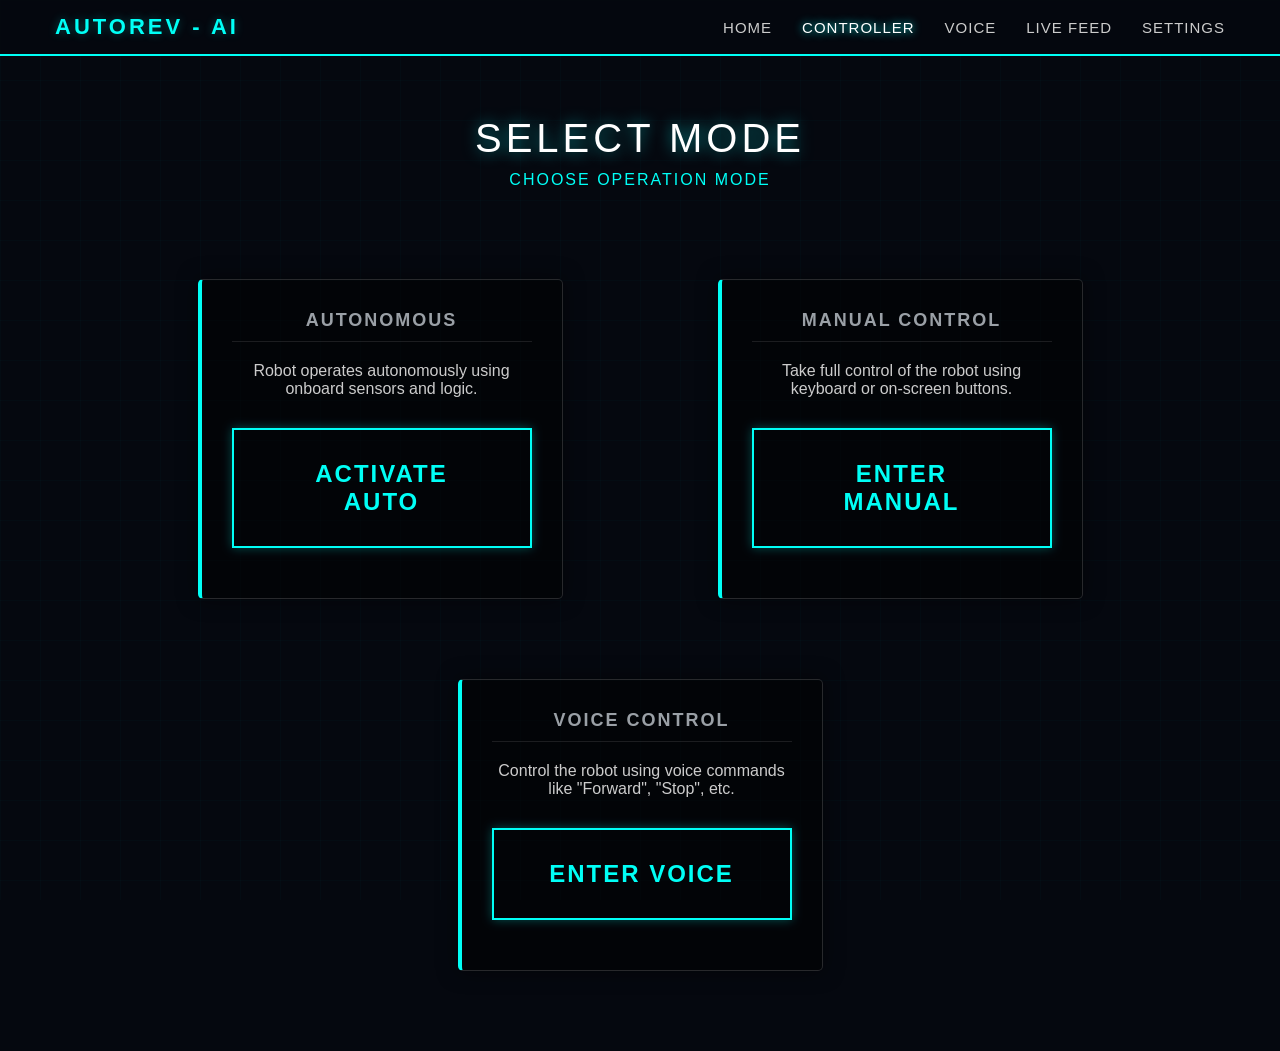
<file: Project/AutoRev-AI/index.html>
<!DOCTYPE html>
<html lang="en">
<head>
<meta charset="UTF-8">
<title>Project Swarm – Controller</title>
<link rel="stylesheet" href="style.css">
</head>

<body>

<!-- ---------------- NAV ---------------- -->
<div class="nav">
    <div class="logo">AUTOREV - AI</div>

    <div class="nav-links">
        <a href="dashboard.html">Home</a>
        <a href="index.html">Controller</a>
        <a href="voice.html">Voice</a>
        <a href="#" onclick="toggleLiveFeed(); return false;" style="color: #ccc; text-decoration: none; font-size: 15px; letter-spacing: 1px; transition: 0.3s; text-transform: uppercase; cursor: pointer;">Live Feed</a>
        <a href="settings.html">Settings</a>
    </div>
</div>

<div class="container">
    <div class="page-title">SELECT MODE</div>
    <div class="page-subtitle">CHOOSE OPERATION MODE</div>

    <div id="status-msg"></div>

    <div style="display: flex; justify-content: center; gap: 40px; flex-wrap: wrap;">
        
        <!-- AUTO MODE CARD -->
        <div class="card" style="width: 300px; text-align: center;">
            <h2>AUTONOMOUS</h2>
            <p style="color: #ccc; margin-bottom: 30px;">
                Robot operates autonomously using onboard sensors and logic.
            </p>
            <button class="btn btn-large" onclick="activateAuto()">
                ACTIVATE AUTO
            </button>
        </div>

        <!-- MANUAL MODE CARD -->
        <div class="card" style="width: 300px; text-align: center;">
            <h2>MANUAL CONTROL</h2>
            <p style="color: #ccc; margin-bottom: 30px;">
                Take full control of the robot using keyboard or on-screen buttons.
            </p>
            <button class="btn btn-large" onclick="activateManual()">
                ENTER MANUAL
            </button>
        </div>

        <!-- VOICE MODE CARD -->
        <div class="card" style="width: 300px; text-align: center;">
            <h2>VOICE CONTROL</h2>
            <p style="color: #ccc; margin-bottom: 30px;">
                Control the robot using voice commands like "Forward", "Stop", etc.
            </p>
            <button class="btn btn-large" onclick="activateVoice()">
                ENTER VOICE
            </button>
        </div>

    </div>
</div>

<script src="script.js"></script>
<script>
    function activateManual() {
        send('MODE MANUAL');
        setTimeout(() => {
            window.location.href = 'manual.html';
        }, 500);
    }

    function activateAuto() {
        send('MODE AUTO');
        setTimeout(() => {
            window.location.href = 'autonomous.html';
        }, 500);
    }

    function activateVoice() {
        send('MODE VOICE');
        setTimeout(() => {
            window.location.href = 'voice.html';
        }, 500);
    }
</script>

</body>
</html>
</file>
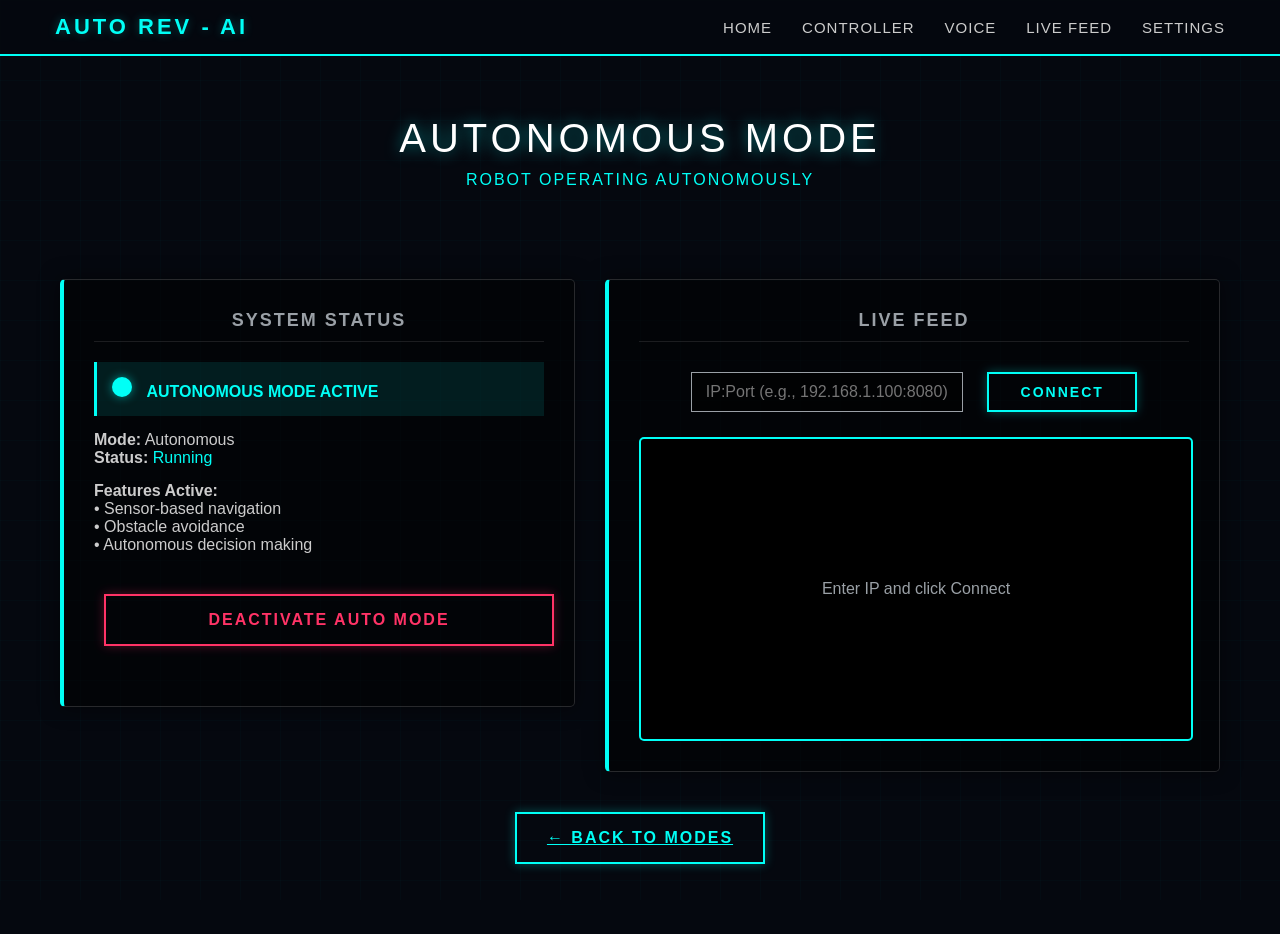
<file: Project/AutoRev-AI/autonomous.html>
<!DOCTYPE html>
<html lang="en">
<head>
<meta charset="UTF-8">
<title>Project AUTOREV - AI – Autonomous Control</title>
<link rel="stylesheet" href="style.css">
<style>
    .status-indicator {
        width: 20px;
        height: 20px;
        border-radius: 50%;
        display: inline-block;
        margin-right: 10px;
        background: #00fff6;
        box-shadow: 0 0 10px rgba(0, 255, 246, 0.5);
        animation: pulse 2s infinite;
    }
    @keyframes pulse {
        0% { box-shadow: 0 0 0 0 rgba(0, 255, 246, 0.7); }
        70% { box-shadow: 0 0 0 15px rgba(0, 255, 246, 0); }
        100% { box-shadow: 0 0 0 0 rgba(0, 255, 246, 0); }
    }
    .controls-layout {
        display: flex;
        gap: 30px;
        justify-content: center;
        align-items: flex-start;
        flex-wrap: nowrap;
    }
    @media (max-width: 1200px) {
        .controls-layout {
            flex-wrap: wrap;
        }
    }
</style>
</head>

<body>

<!-- ---------------- NAV ---------------- -->
<div class="nav">
    <div class="logo">AUTO REV - AI</div>

    <div class="nav-links">
        <a href="dashboard.html">Home</a>
        <a href="index.html">Controller</a>
        <a href="voice.html">Voice</a>
        <a href="#" onclick="toggleLiveFeed(); return false;" style="color: #ccc; text-decoration: none; font-size: 15px; letter-spacing: 1px; transition: 0.3s; text-transform: uppercase; cursor: pointer;">Live Feed</a>
        <a href="settings.html">Settings</a>
    </div>
</div>

<div class="container">
    <div class="page-title">AUTONOMOUS MODE</div>
    <div class="page-subtitle">ROBOT OPERATING AUTONOMOUSLY</div>

    <div id="status-msg"></div>

    <div class="controls-layout">
        <!-- Autonomous Status on Left -->
        <div class="card" style="width: 450px; flex: 0 0 auto; min-width: 400px;">
            <h2>SYSTEM STATUS</h2>
            
            <div style="text-align: left; margin: 20px 0; color: #ccc;">
                <div style="margin-bottom: 15px; padding: 15px; background: rgba(0, 255, 246, 0.1); border-left: 3px solid var(--neon);">
                    <span class="status-indicator"></span>
                    <strong style="color: var(--neon);">AUTONOMOUS MODE ACTIVE</strong>
                </div>
                
                <div style="margin-bottom: 15px;">
                    <strong>Mode:</strong> Autonomous<br>
                    <strong>Status:</strong> <span style="color: var(--neon);">Running</span>
                </div>

                <div style="margin-bottom: 15px;">
                    <strong>Features Active:</strong><br>
                    • Sensor-based navigation<br>
                    • Obstacle avoidance<br>
                    • Autonomous decision making
                </div>

                <div style="margin-top: 30px;">
                    <button class="btn btn-danger" onclick="deactivateAuto()" style="width: 100%;">
                        DEACTIVATE AUTO MODE
                    </button>
                </div>
            </div>
        </div>

        <!-- Live Feed on Right -->
        <div class="card" style="width: 550px; flex: 0 0 auto; min-width: 500px;">
            <h2>LIVE FEED</h2>
            <div style="margin-bottom: 15px;">
                <input type="text" id="cameraIP" placeholder="IP:Port (e.g., 192.168.1.100:8080)" 
                       style="width: 250px; margin-right: 10px;">
                <button class="btn" onclick="connectCamera()" style="padding: 10px 20px; font-size: 14px;">Connect</button>
            </div>
            <div id="liveFeedContainer" style="width: 100%; background: #000; border: 2px solid var(--neon); border-radius: 5px; overflow: hidden; min-height: 300px; display: flex; align-items: center; justify-content: center;">
                <div id="feedStatus" style="color: var(--gray);">Enter IP and click Connect</div>
                <img id="liveFeed" style="display: none; width: 100%; height: auto; max-height: 500px;" alt="Live Feed">
            </div>
        </div>
    </div>

    <a href="index.html" class="btn" style="display: inline-block; margin-top: 20px;">&larr; BACK TO MODES</a>
</div>

<script src="script.js"></script>
<script>
    let liveFeedInterval = null;
    let currentFeedURL = null;

    // Load saved IP and auto-connect on page load
    document.addEventListener('DOMContentLoaded', () => {
        const savedIP = localStorage.getItem('webcamIP');
        if (savedIP) {
            document.getElementById('cameraIP').value = savedIP;
            // Auto-connect after a short delay
            setTimeout(() => {
                connectCamera();
            }, 500);
        }
    });

    function deactivateAuto() {
        if (confirm('Are you sure you want to deactivate Autonomous Mode?')) {
            send('MODE MANUAL');
            setTimeout(() => {
                window.location.href = 'index.html';
            }, 500);
        }
    }

    // Connect to IP Webcam
    function connectCamera() {
        const ipInput = document.getElementById('cameraIP').value.trim();
        if (!ipInput) {
            alert('Please enter IP:Port (e.g., 192.168.1.100:8080)');
            return;
        }

        // Save IP to localStorage
        localStorage.setItem('webcamIP', ipInput);

        // Stop existing feed if any
        if (liveFeedInterval) {
            clearInterval(liveFeedInterval);
            liveFeedInterval = null;
        }

        const feedImg = document.getElementById('liveFeed');
        const feedStatus = document.getElementById('feedStatus');

        // Construct IP Webcam video URL
        const videoURL = `http://${ipInput}/video`;
        currentFeedURL = videoURL;

        feedStatus.innerText = 'Connecting...';
        feedStatus.style.color = '#00fff6';
        feedStatus.style.display = 'block';
        feedImg.style.display = 'none';

        // Set up error handler before setting src
        feedImg.onerror = function() {
            feedImg.style.display = 'none';
            feedStatus.style.display = 'block';
            feedStatus.innerText = 'Connection Failed. Check IP and ensure IP Webcam is running.';
            feedStatus.style.color = '#ff3366';
            if (liveFeedInterval) {
                clearInterval(liveFeedInterval);
                liveFeedInterval = null;
            }
        };

        feedImg.onload = function() {
            feedStatus.style.display = 'none';
            feedImg.style.display = 'block';
        };

        // Try to load the feed
        feedImg.src = videoURL;

        // For MJPEG streams, add a periodic check to ensure connection is alive
        liveFeedInterval = setInterval(() => {
            if (feedImg.complete && feedImg.naturalHeight !== 0) {
                // Feed is working - no action needed
            } else {
                // Connection might be lost, try to reconnect
                const timestamp = new Date().getTime();
                feedImg.src = `${videoURL}?t=${timestamp}`;
            }
        }, 10000); // Check every 10 seconds
    }

    // Cleanup on page unload
    window.addEventListener('beforeunload', () => {
        if (liveFeedInterval) {
            clearInterval(liveFeedInterval);
        }
    });
</script>

</body>
</html>
</file>
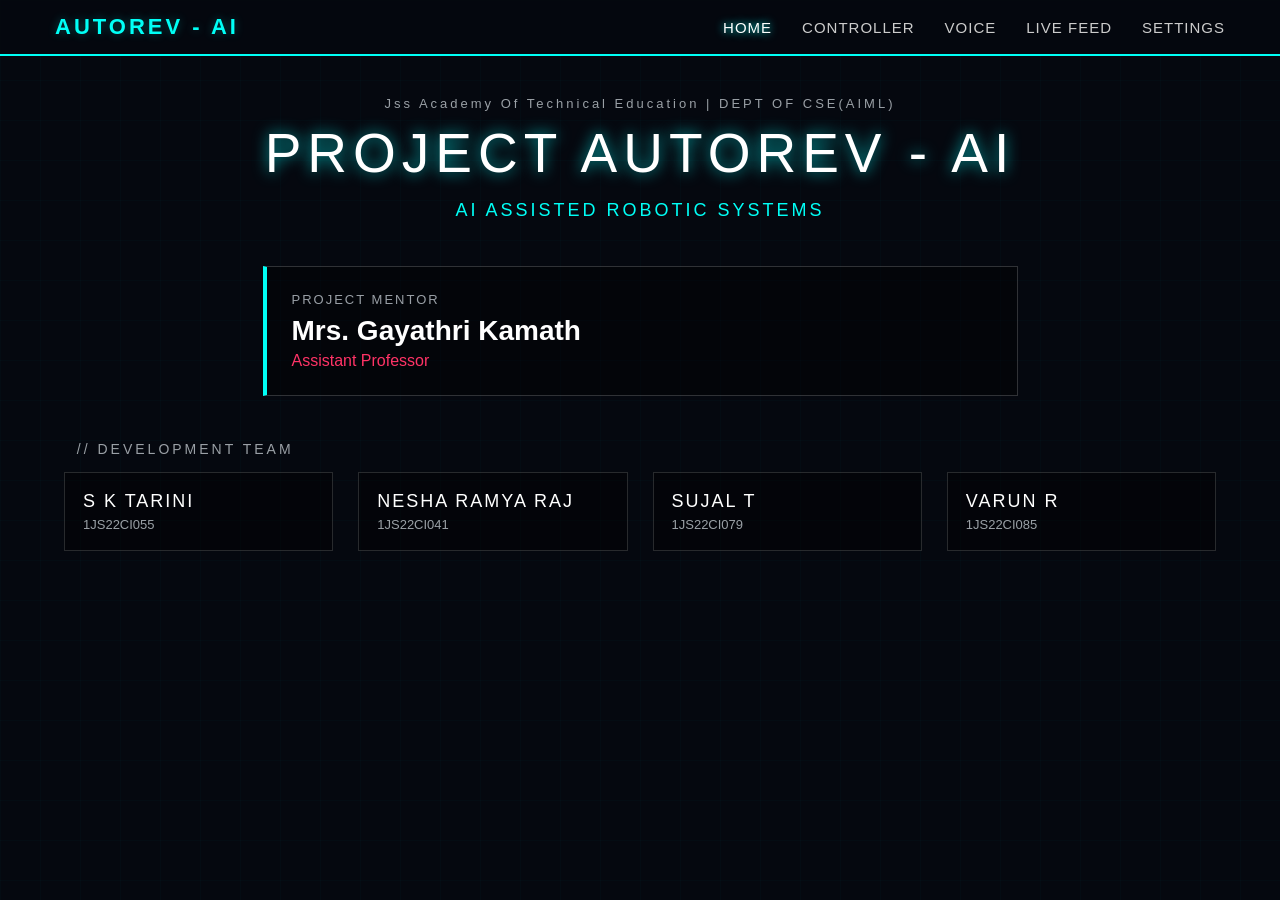
<file: Project/AutoRev-AI/dashboard.html>
<!DOCTYPE html>
<html lang="en">
<head>
<meta charset="UTF-8">
<title>Project AUTOREV - AI – Landing Page</title>
<link rel="stylesheet" href="style.css">
</head>

<body>

<!-- ---------------- NAV ---------------- -->
<div class="nav">
    <div class="logo">AUTOREV - AI</div>

    <div class="nav-links">
        <a href="dashboard.html">Home</a>
        <a href="index.html">Controller</a>
        <a href="voice.html">Voice</a>
        <a href="#" onclick="toggleLiveFeed(); return false;" style="color: #ccc; text-decoration: none; font-size: 15px; letter-spacing: 1px; transition: 0.3s; text-transform: uppercase; cursor: pointer;">Live Feed</a>
        <a href="settings.html">Settings</a>
    </div>
</div>

<!-- ---------------- HEADER ---------------- -->
<div class="header">
    <div class="tag">Jss Academy Of Technical Education | DEPT OF CSE(AIML)</div>

    <div class="title">PROJECT AUTOREV - AI </div>

    <div class="subtitle">
        AI ASSISTED ROBOTIC SYSTEMS
    </div>
</div>


<!-- ---------------- MENTOR ---------------- -->
<div class="mentor-box">
    <div class="m-title">PROJECT MENTOR</div>
    <div class="m-name">Mrs. Gayathri Kamath</div>
    <div class="m-role">Assistant Professor</div>
</div>


<!-- ---------------- TEAM ---------------- -->
<div class="section-title">// DEVELOPMENT TEAM</div>

<div class="team">

    <div class="member">
        <div class="name">S K TARINI</div>
        <div class="id">1JS22CI055</div>
    </div>

    <div class="member">
        <div class="name">NESHA RAMYA RAJ</div>
        <div class="id">1JS22CI041</div>
    </div>

    <div class="member">
        <div class="name">SUJAL T</div>
        <div class="id">1JS22CI079</div>
    </div>

    <div class="member">
        <div class="name">VARUN R</div>
        <div class="id">1JS22CI085</div>
    </div>

</div>

<script src="script.js"></script>
</body>
</html>
</file>
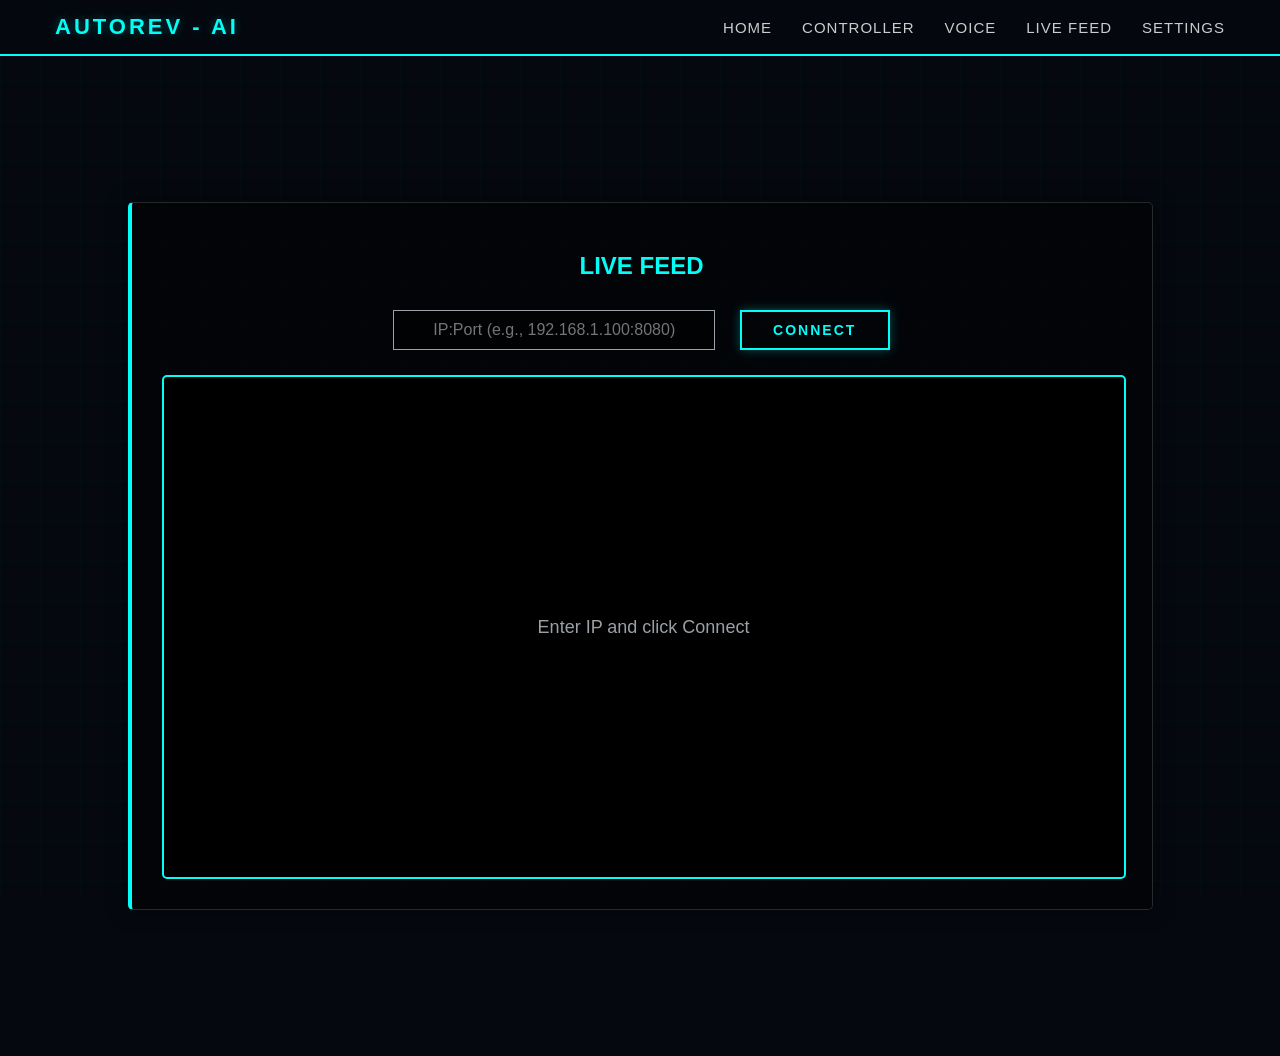
<file: Project/AutoRev-AI/livefeed.html>
<!DOCTYPE html>
<html lang="en">
<head>
<meta charset="UTF-8">
<title>Project AUTOREV - AI – Live Feed</title>
<link rel="stylesheet" href="style.css">
<style>
    .live-feed-fullscreen {
        display: flex;
        flex-direction: column;
        align-items: center;
        justify-content: center;
        min-height: calc(100vh - 100px);
        padding: 40px 20px;
    }
    .live-feed-container {
        width: 100%;
        max-width: 1200px;
        background: var(--bg-card);
        border: 1px solid rgba(255, 255, 255, .15);
        border-left: 4px solid var(--neon);
        padding: 30px;
        border-radius: 5px;
        box-shadow: 0 0 20px rgba(0, 0, 0, 0.5);
    }
    .live-feed-display {
        width: 100%;
        background: #000;
        border: 2px solid var(--neon);
        border-radius: 5px;
        overflow: hidden;
        min-height: 500px;
        display: flex;
        align-items: center;
        justify-content: center;
        position: relative;
    }
    #liveFeedFullscreen {
        width: 100%;
        height: auto;
        max-height: 80vh;
        display: none;
    }
    #feedStatusFullscreen {
        color: var(--gray);
        font-size: 18px;
    }
</style>
</head>

<body>

<!-- ---------------- NAV ---------------- -->
<div class="nav">
    <div class="logo">AUTOREV - AI</div>

    <div class="nav-links">
        <a href="dashboard.html">Home</a>
        <a href="index.html">Controller</a>
        <a href="voice.html">Voice</a>
        <a href="#" onclick="toggleLiveFeed(); return false;" style="color: #ccc; text-decoration: none; font-size: 15px; letter-spacing: 1px; transition: 0.3s; text-transform: uppercase; cursor: pointer;">Live Feed</a>
        <a href="settings.html">Settings</a>
    </div>
</div>

<div class="container">
    <div class="live-feed-fullscreen">
        <div class="live-feed-container">
            <h2 style="text-align: center; margin-bottom: 20px; color: var(--neon);">LIVE FEED</h2>
            <div style="margin-bottom: 15px; text-align: center;">
                <input type="text" id="cameraIPFullscreen" placeholder="IP:Port (e.g., 192.168.1.100:8080)" 
                       style="width: 300px; margin-right: 10px;">
                <button class="btn" onclick="connectCameraFullscreen()" style="padding: 10px 20px; font-size: 14px;">Connect</button>
            </div>
            <div class="live-feed-display">
                <div id="feedStatusFullscreen">Enter IP and click Connect</div>
                <img id="liveFeedFullscreen" alt="Live Feed">
            </div>
        </div>
    </div>
</div>

<script src="script.js"></script>
<script>
    let liveFeedInterval = null;
    let currentFeedURL = null;

    // Load saved IP and auto-connect on page load
    document.addEventListener('DOMContentLoaded', () => {
        const savedIP = localStorage.getItem('webcamIP');
        if (savedIP) {
            document.getElementById('cameraIPFullscreen').value = savedIP;
            // Auto-connect after a short delay
            setTimeout(() => {
                connectCameraFullscreen();
            }, 500);
        }
    });

    // Connect to IP Webcam
    function connectCameraFullscreen() {
        const ipInput = document.getElementById('cameraIPFullscreen').value.trim();
        if (!ipInput) {
            alert('Please enter IP:Port (e.g., 192.168.1.100:8080)');
            return;
        }

        // Save IP to localStorage
        localStorage.setItem('webcamIP', ipInput);

        // Stop existing feed if any
        if (liveFeedInterval) {
            clearInterval(liveFeedInterval);
            liveFeedInterval = null;
        }

        const feedImg = document.getElementById('liveFeedFullscreen');
        const feedStatus = document.getElementById('feedStatusFullscreen');

        // Construct IP Webcam video URL
        const videoURL = `http://${ipInput}/video`;
        currentFeedURL = videoURL;

        feedStatus.innerText = 'Connecting...';
        feedStatus.style.color = '#00fff6';
        feedStatus.style.display = 'block';
        feedImg.style.display = 'none';

        // Set up error handler before setting src
        feedImg.onerror = function() {
            feedImg.style.display = 'none';
            feedStatus.style.display = 'block';
            feedStatus.innerText = 'Connection Failed. Check IP and ensure IP Webcam is running.';
            feedStatus.style.color = '#ff3366';
            if (liveFeedInterval) {
                clearInterval(liveFeedInterval);
                liveFeedInterval = null;
            }
        };

        feedImg.onload = function() {
            feedStatus.style.display = 'none';
            feedImg.style.display = 'block';
        };

        // Try to load the feed
        feedImg.src = videoURL;

        // For MJPEG streams, add a periodic check to ensure connection is alive
        liveFeedInterval = setInterval(() => {
            if (feedImg.complete && feedImg.naturalHeight !== 0) {
                // Feed is working - no action needed
            } else {
                // Connection might be lost, try to reconnect
                const timestamp = new Date().getTime();
                feedImg.src = `${videoURL}?t=${timestamp}`;
            }
        }, 10000); // Check every 10 seconds
    }

    // Cleanup on page unload
    window.addEventListener('beforeunload', () => {
        if (liveFeedInterval) {
            clearInterval(liveFeedInterval);
        }
    });
</script>

</body>
</html>
</file>
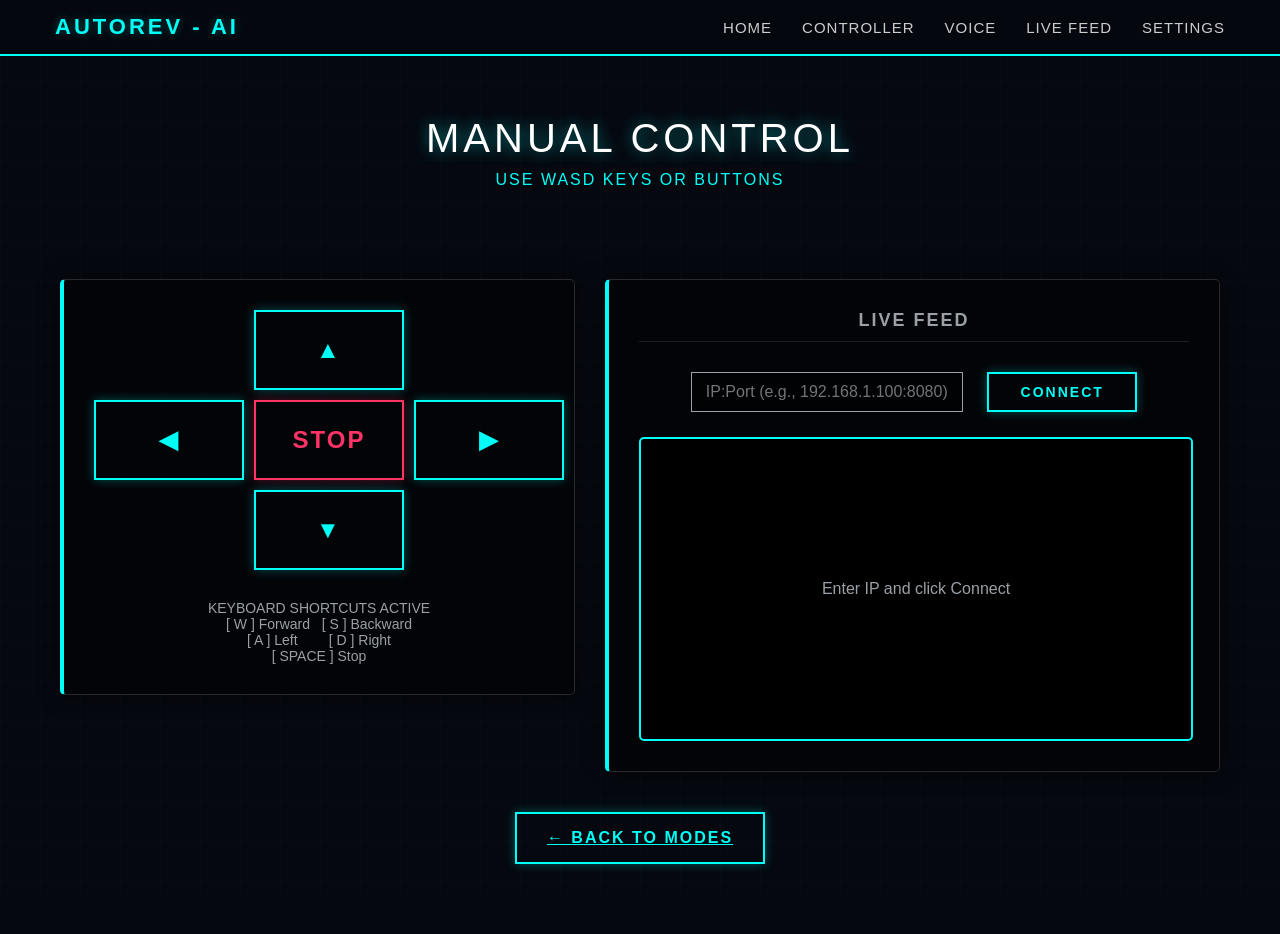
<file: Project/AutoRev-AI/manual.html>
<!DOCTYPE html>
<html lang="en">
<head>
<meta charset="UTF-8">
<title>Project Swarm – Manual Control</title>
<link rel="stylesheet" href="style.css">
<style>
    .control-grid {
        display: grid;
        grid-template-columns: repeat(3, 1fr);
        gap: 10px;
        width: 100%;
        margin: 0 auto;
        padding: 0;
    }
    .control-btn {
        width: 100%;
        height: 80px;
        font-size: 24px;
        display: flex;
        align-items: center;
        justify-content: center;
        margin: 0 !important;
        box-sizing: border-box;
    }
    .card .control-grid .btn {
        margin: 0 !important;
    }
    .key-hint {
        font-size: 12px;
        color: var(--gray);
        display: block;
        margin-top: 5px;
    }
    .controls-layout {
        display: flex;
        gap: 30px;
        justify-content: center;
        align-items: flex-start;
        flex-wrap: nowrap;
    }
    @media (max-width: 1200px) {
        .controls-layout {
            flex-wrap: wrap;
        }
    }
</style>
</head>

<body>

<!-- ---------------- NAV ---------------- -->
<div class="nav">
    <div class="logo">AUTOREV - AI</div>

    <div class="nav-links">
        <a href="dashboard.html">Home</a>
        <a href="index.html">Controller</a>
        <a href="voice.html">Voice</a>
        <a href="#" onclick="toggleLiveFeed(); return false;" style="color: #ccc; text-decoration: none; font-size: 15px; letter-spacing: 1px; transition: 0.3s; text-transform: uppercase; cursor: pointer;">Live Feed</a>
        <a href="settings.html">Settings</a>
    </div>
</div>

<div class="container">
    <div class="page-title">MANUAL CONTROL</div>
    <div class="page-subtitle">USE WASD KEYS OR BUTTONS</div>

    <div id="status-msg"></div>

    <div class="controls-layout">
        <!-- Controls on Left -->
        <div class="card" style="width: 450px; flex: 0 0 auto; min-width: 400px;">
            <div class="control-grid" style="padding: 0;">
                <div></div>
                <button class="btn control-btn" onclick="send('F')" style="margin: 0;">
                    ▲
                    <!-- <span class="key-hint">W</span> -->
                </button>
                <div></div>

                <button class="btn control-btn" onclick="send('L')" style="margin: 0;">◀</button>
                <button class="btn control-btn btn-danger" onclick="send('S')" style="margin: 0;">STOP</button>
                <button class="btn control-btn" onclick="send('R')" style="margin: 0;">▶</button>

                <div></div>
                <button class="btn control-btn" onclick="send('B')" style="margin: 0;">▼</button>
                <div></div>
            </div>
            
            <div style="margin-top: 30px; color: var(--gray); font-size: 14px;">
                KEYBOARD SHORTCUTS ACTIVE<br>
                [ W ] Forward &nbsp; [ S ] Backward<br>
                [ A ] Left &nbsp;&nbsp;&nbsp;&nbsp;&nbsp;&nbsp; [ D ] Right<br>
                [ SPACE ] Stop
            </div>
        </div>

        <!-- Live Feed on Right -->
        <div class="card" style="width: 550px; flex: 0 0 auto; min-width: 500px;">
            <h2>LIVE FEED</h2>
            <div style="margin-bottom: 15px;">
                <input type="text" id="cameraIP" placeholder="IP:Port (e.g., 192.168.1.100:8080)" 
                       style="width: 250px; margin-right: 10px;">
                <button class="btn" onclick="connectCamera()" style="padding: 10px 20px; font-size: 14px;">Connect</button>
            </div>
            <div id="liveFeedContainer" style="width: 100%; background: #000; border: 2px solid var(--neon); border-radius: 5px; overflow: hidden; min-height: 300px; display: flex; align-items: center; justify-content: center;">
                <div id="feedStatus" style="color: var(--gray);">Enter IP and click Connect</div>
                <img id="liveFeed" style="display: none; width: 100%; height: auto; max-height: 500px;" alt="Live Feed">
            </div>
        </div>
    </div>

    <a href="index.html" class="btn" style="display: inline-block; margin-top: 20px;">&larr; BACK TO MODES</a>
</div>

<script src="script.js"></script>
<script>
    let liveFeedInterval = null;
    let currentFeedURL = null;

    // Load saved IP and auto-connect on page load
    document.addEventListener('DOMContentLoaded', () => {
        const savedIP = localStorage.getItem('webcamIP');
        if (savedIP) {
            document.getElementById('cameraIP').value = savedIP;
            // Auto-connect after a short delay
            setTimeout(() => {
                connectCamera();
            }, 500);
        }
    });

    // Keyboard Control
    document.addEventListener('keydown', (event) => {
        const key = event.key.toLowerCase();
        if (key === 'w') send('F');
        else if (key === 's') send('B');
        else if (key === 'a') send('L');
        else if (key === 'd') send('R');
        else if (key === ' ') send('S');
    });

    // Connect to IP Webcam
    function connectCamera() {
        const ipInput = document.getElementById('cameraIP').value.trim();
        if (!ipInput) {
            alert('Please enter IP:Port (e.g., 192.168.1.100:8080)');
            return;
        }

        // Save IP to localStorage
        localStorage.setItem('webcamIP', ipInput);

        // Stop existing feed if any
        if (liveFeedInterval) {
            clearInterval(liveFeedInterval);
            liveFeedInterval = null;
        }

        const feedImg = document.getElementById('liveFeed');
        const feedStatus = document.getElementById('feedStatus');

        // Construct IP Webcam video URL
        // IP Webcam provides MJPEG stream at /video endpoint
        // Alternative endpoints: /videofeed, /shot.jpg (for snapshot mode)
        const videoURL = `http://${ipInput}/video`;
        currentFeedURL = videoURL;

        feedStatus.innerText = 'Connecting...';
        feedStatus.style.color = '#00fff6';
        feedStatus.style.display = 'block';
        feedImg.style.display = 'none';

        // Set up error handler before setting src
        feedImg.onerror = function() {
            feedImg.style.display = 'none';
            feedStatus.style.display = 'block';
            feedStatus.innerText = 'Connection Failed. Check IP and ensure IP Webcam is running.';
            feedStatus.style.color = '#ff3366';
            if (liveFeedInterval) {
                clearInterval(liveFeedInterval);
                liveFeedInterval = null;
            }
        };

        feedImg.onload = function() {
            feedStatus.style.display = 'none';
            feedImg.style.display = 'block';
        };

        // Try to load the feed
        feedImg.src = videoURL;

        // For MJPEG streams, add a periodic check to ensure connection is alive
        liveFeedInterval = setInterval(() => {
            if (feedImg.complete && feedImg.naturalHeight !== 0) {
                // Feed is working - no action needed
            } else {
                // Connection might be lost, try to reconnect
                const timestamp = new Date().getTime();
                feedImg.src = `${videoURL}?t=${timestamp}`;
            }
        }, 10000); // Check every 10 seconds
    }


    // Cleanup on page unload
    window.addEventListener('beforeunload', () => {
        if (liveFeedInterval) {
            clearInterval(liveFeedInterval);
        }
    });
</script>

</body>
</html>
</file>
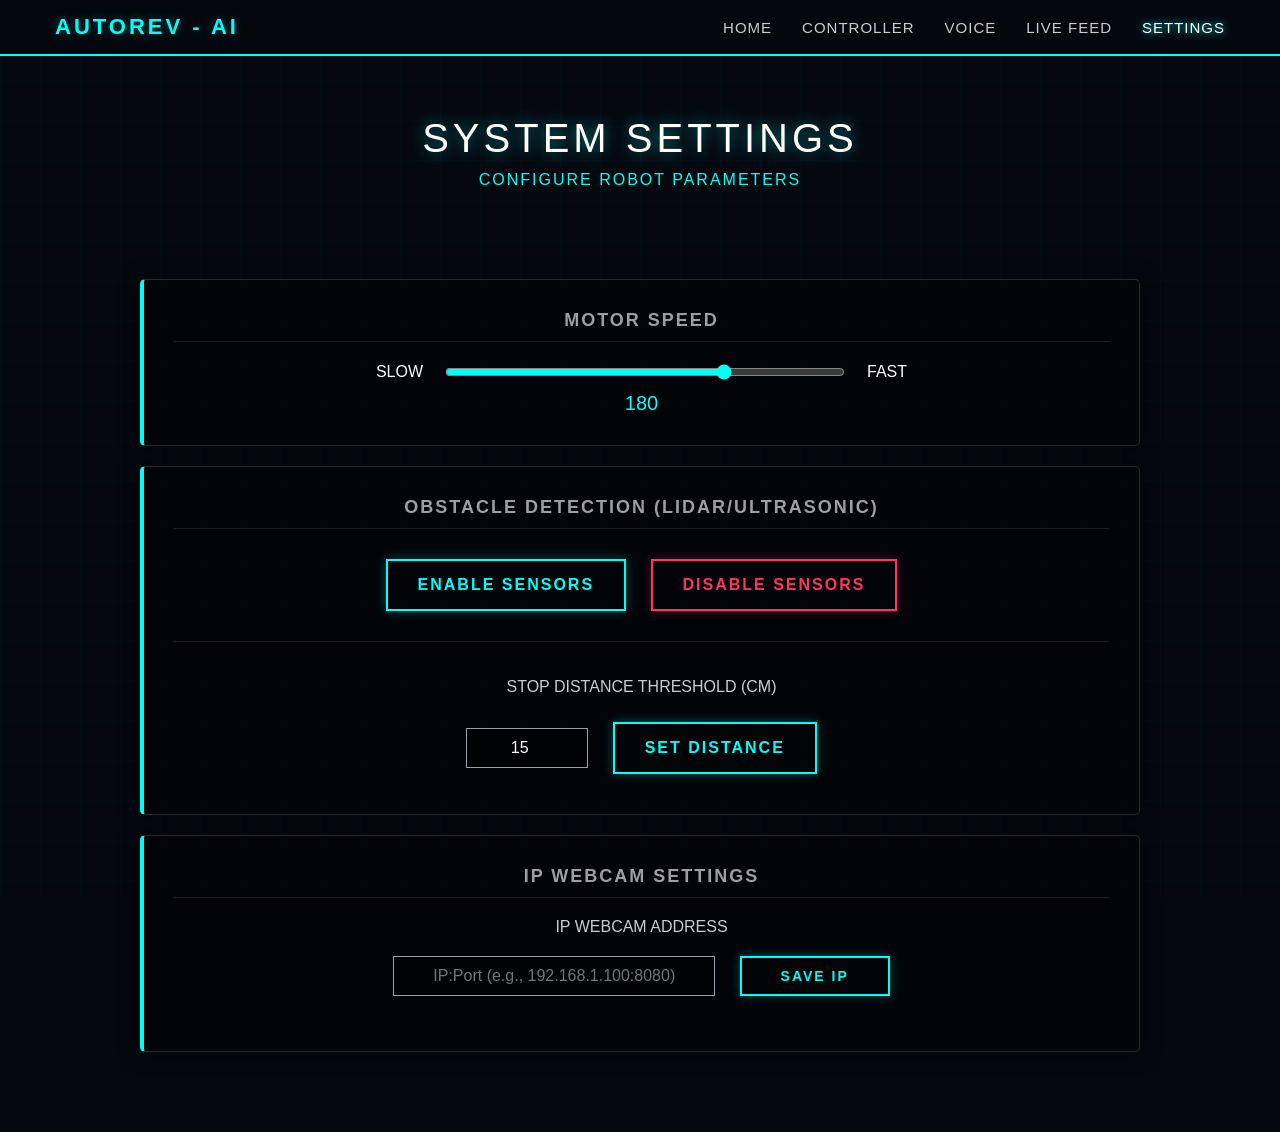
<file: Project/AutoRev-AI/settings.html>
<!DOCTYPE html>
<html lang="en">
<head>
<meta charset="UTF-8">
<title>Project AUTOREV - AI – Settings</title>
<link rel="stylesheet" href="style.css">
</head>

<body>

<!-- ---------------- NAV ---------------- -->
<div class="nav">
    <div class="logo">AUTOREV - AI</div>

    <div class="nav-links">
        <a href="dashboard.html">Home</a>
        <a href="index.html">Controller</a>
        <a href="voice.html">Voice</a>
        <a href="#" onclick="toggleLiveFeed(); return false;" style="color: #ccc; text-decoration: none; font-size: 15px; letter-spacing: 1px; transition: 0.3s; text-transform: uppercase; cursor: pointer;">Live Feed</a>
        <a href="settings.html">Settings</a>
    </div>
</div>

<div class="container">
    <div class="page-title">SYSTEM SETTINGS</div>
    <div class="page-subtitle">CONFIGURE ROBOT PARAMETERS</div>

    <div id="status-msg"></div>

    <!-- SPEED CONTROL -->
    <div class="card">
        <h2>MOTOR SPEED</h2>
        <div style="display: flex; align-items: center; justify-content: center; gap: 20px;">
            <span>SLOW</span>
            <input type="range" min="0" max="255" value="180" id="speedSlider" oninput="updateSpeedDisplay(this.value)" onchange="send('V'+this.value)">
            <span>FAST</span>
        </div>
        <div style="margin-top: 10px; color: var(--neon); font-size: 20px;" id="speedValue">180</div>
    </div>

    <!-- OBSTACLE DETECTION -->
    <div class="card">
        <h2>OBSTACLE DETECTION (LIDAR/ULTRASONIC)</h2>
        
        <div style="margin-bottom: 20px;">
            <button class="btn" onclick="send('USON')">ENABLE SENSORS</button>
            <button class="btn btn-danger" onclick="send('USOFF')">DISABLE SENSORS</button>
        </div>

        <div style="border-top: 1px solid rgba(255,255,255,0.1); padding-top: 20px;">
            <p style="color: #ccc;">STOP DISTANCE THRESHOLD (CM)</p>
            <input type="number" id="dist" value="15">
            <button class="btn" onclick="send('USD' + document.getElementById('dist').value)">SET DISTANCE</button>
        </div>
    </div>

    <!-- IP WEBCAM SETTINGS -->
    <div class="card">
        <h2>IP WEBCAM SETTINGS</h2>
        <div style="margin-bottom: 15px;">
            <p style="color: #ccc; margin-bottom: 10px;">IP WEBCAM ADDRESS</p>
            <input type="text" id="webcamIP" placeholder="IP:Port (e.g., 192.168.1.100:8080)" 
                   style="width: 300px; margin-right: 10px;">
            <button class="btn" onclick="saveWebcamIP()" style="padding: 10px 20px; font-size: 14px;">SAVE IP</button>
        </div>
        <div id="ipStatus" style="color: var(--neon); font-size: 14px; margin-top: 10px;"></div>
    </div>

</div>

<script src="script.js"></script>
<script>
    function updateSpeedDisplay(val) {
        document.getElementById('speedValue').innerText = val;
    }

    // Load saved IP on page load
    document.addEventListener('DOMContentLoaded', () => {
        const savedIP = localStorage.getItem('webcamIP');
        if (savedIP) {
            document.getElementById('webcamIP').value = savedIP;
            document.getElementById('ipStatus').innerText = 'Saved IP: ' + savedIP;
        }
    });

    function saveWebcamIP() {
        const ipInput = document.getElementById('webcamIP').value.trim();
        if (!ipInput) {
            alert('Please enter IP:Port (e.g., 192.168.1.100:8080)');
            return;
        }
        
        // Save to localStorage
        localStorage.setItem('webcamIP', ipInput);
        document.getElementById('ipStatus').innerText = 'IP Address Saved: ' + ipInput;
        document.getElementById('ipStatus').style.color = '#00fff6';
        
        // Show success message
        setTimeout(() => {
            document.getElementById('ipStatus').innerText = 'IP saved successfully! Camera will auto-connect in all modes.';
        }, 500);
    }
</script>

</body>
</html>
</file>
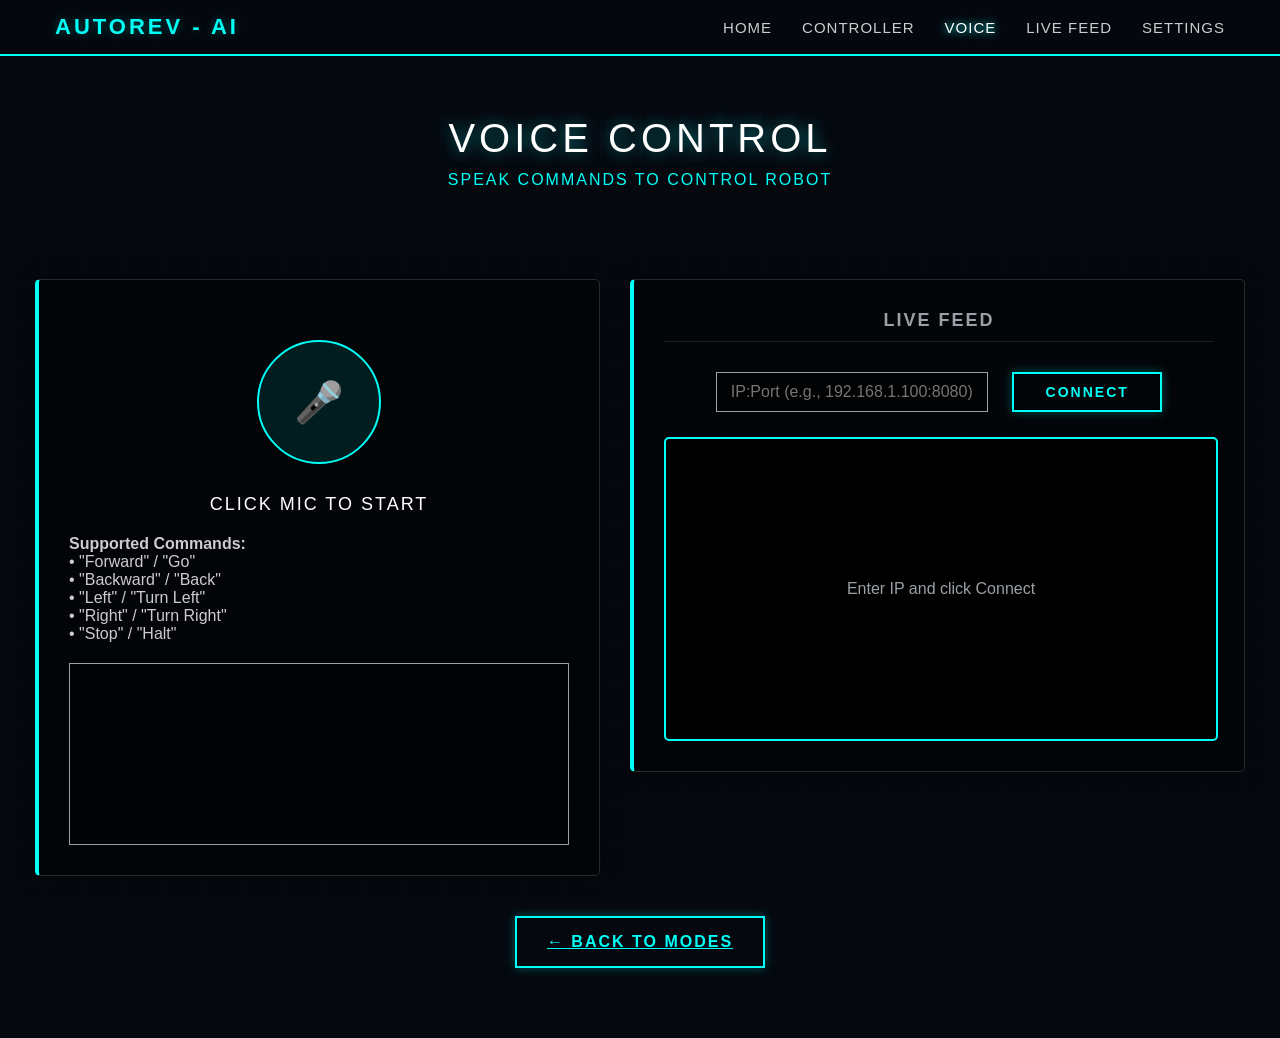
<file: Project/AutoRev-AI/voice.html>
<!DOCTYPE html>
<html lang="en">
<head>
<meta charset="UTF-8">
<title>Project AUTOREV - AI – Voice Control</title>
<link rel="stylesheet" href="style.css">
<style>
    .mic-btn {
        width: 120px;
        height: 120px;
        border-radius: 50%;
        font-size: 40px;
        margin: 30px auto;
        display: flex;
        align-items: center;
        justify-content: center;
        background: rgba(0, 255, 246, 0.1);
        border: 2px solid var(--neon);
        cursor: pointer;
        transition: 0.3s;
    }
    .mic-btn.listening {
        background: var(--neon);
        color: black;
        box-shadow: 0 0 50px var(--neon);
        animation: pulse 1.5s infinite;
    }
    @keyframes pulse {
        0% { box-shadow: 0 0 0 0 rgba(0, 255, 246, 0.7); }
        70% { box-shadow: 0 0 0 20px rgba(0, 255, 246, 0); }
        100% { box-shadow: 0 0 0 0 rgba(0, 255, 246, 0); }
    }
    .command-log {
        height: 150px;
        overflow-y: auto;
        background: rgba(0,0,0,0.5);
        border: 1px solid var(--gray);
        padding: 15px;
        margin-top: 20px;
        text-align: left;
        font-family: monospace;
    }
    .log-item {
        margin-bottom: 5px;
        border-bottom: 1px solid rgba(255,255,255,0.1);
        padding-bottom: 2px;
    }
    .log-time { color: var(--gray); margin-right: 10px; }
    .log-cmd { color: var(--neon); font-weight: bold; }
    .controls-layout {
        display: flex;
        gap: 30px;
        justify-content: center;
        align-items: flex-start;
        flex-wrap: nowrap;
    }
    @media (max-width: 1200px) {
        .controls-layout {
            flex-wrap: wrap;
        }
    }
</style>
</head>

<body>

<!-- ---------------- NAV ---------------- -->
<div class="nav">
    <div class="logo">AUTOREV - AI</div>

    <div class="nav-links">
        <a href="dashboard.html">Home</a>
        <a href="index.html">Controller</a>
        <a href="voice.html">Voice</a>
        <a href="#" onclick="toggleLiveFeed(); return false;" style="color: #ccc; text-decoration: none; font-size: 15px; letter-spacing: 1px; transition: 0.3s; text-transform: uppercase; cursor: pointer;">Live Feed</a>
        <a href="settings.html">Settings</a>
    </div>
</div>

<div class="container">
    <div class="page-title">VOICE CONTROL</div>
    <div class="page-subtitle">SPEAK COMMANDS TO CONTROL ROBOT</div>

    <div id="status-msg"></div>

    <div class="controls-layout">
        <!-- Voice Control on Left -->
        <div class="card" style="width: 500px; flex: 0 0 auto; min-width: 450px;">
            <div id="micButton" class="mic-btn" onclick="toggleVoice()">
                🎤
            </div>
            <div id="micStatus" style="font-size: 18px; letter-spacing: 2px; margin-bottom: 20px;">
                CLICK MIC TO START
            </div>

            <div style="text-align: left; margin: 20px 0; color: #ccc;">
                <strong>Supported Commands:</strong><br>
                • "Forward" / "Go"<br>
                • "Backward" / "Back"<br>
                • "Left" / "Turn Left"<br>
                • "Right" / "Turn Right"<br>
                • "Stop" / "Halt"
            </div>

            <div class="command-log" id="logBox">
                <!-- Logs appear here -->
            </div>
        </div>

        <!-- Live Feed on Right -->
        <div class="card" style="width: 550px; flex: 0 0 auto; min-width: 500px;">
            <h2>LIVE FEED</h2>
            <div style="margin-bottom: 15px;">
                <input type="text" id="cameraIP" placeholder="IP:Port (e.g., 192.168.1.100:8080)" 
                       style="width: 250px; margin-right: 10px;">
                <button class="btn" onclick="connectCamera()" style="padding: 10px 20px; font-size: 14px;">Connect</button>
            </div>
            <div id="liveFeedContainer" style="width: 100%; background: #000; border: 2px solid var(--neon); border-radius: 5px; overflow: hidden; min-height: 300px; display: flex; align-items: center; justify-content: center;">
                <div id="feedStatus" style="color: var(--gray);">Enter IP and click Connect</div>
                <img id="liveFeed" style="display: none; width: 100%; height: auto; max-height: 500px;" alt="Live Feed">
            </div>
        </div>
    </div>

    <a href="index.html" class="btn" style="display: inline-block; margin-top: 20px;">&larr; BACK TO MODES</a>
</div>

<script src="script.js"></script>
<script>
    let recognition;
    let isListening = false;
    let liveFeedInterval = null;
    let currentFeedURL = null;

    // Load saved IP and auto-connect on page load
    document.addEventListener('DOMContentLoaded', () => {
        const savedIP = localStorage.getItem('webcamIP');
        if (savedIP) {
            document.getElementById('cameraIP').value = savedIP;
            // Auto-connect after a short delay
            setTimeout(() => {
                connectCamera();
            }, 500);
        }
    });

    if ('webkitSpeechRecognition' in window) {
        recognition = new webkitSpeechRecognition();
        recognition.continuous = true;
        recognition.interimResults = false;
        recognition.lang = 'en-US';

        recognition.onstart = function() {
            isListening = true;
            document.getElementById('micButton').classList.add('listening');
            document.getElementById('micStatus').innerText = "LISTENING... (Speak Now)";
            document.getElementById('micStatus').style.color = "var(--neon)";
        };

        recognition.onend = function() {
            isListening = false;
            document.getElementById('micButton').classList.remove('listening');
            document.getElementById('micStatus').innerText = "MIC OFF";
            document.getElementById('micStatus').style.color = "white";
        };

        recognition.onerror = function(event) {
            console.error("Speech Error:", event.error);
            document.getElementById('micStatus').innerText = "ERROR: " + event.error;
            document.getElementById('micStatus').style.color = "#ff3366";
            if(event.error === 'not-allowed') {
                alert("Microphone access blocked!\nPlease click the lock icon in the URL bar and Allow Microphone.");
            }
        };

        recognition.onresult = function(event) {
            const transcript = event.results[event.results.length - 1][0].transcript.trim().toLowerCase();
            console.log("Heard:", transcript); // Debug log
            processCommand(transcript);
        };
    } else {
        alert("Voice recognition not supported in this browser. Please use Chrome.");
    }

    function toggleVoice() {
        if (!recognition) return;
        if (isListening) recognition.stop();
        else recognition.start();
    }

    async function processCommand(text) {
        // Send the raw text to the server for "Smart" processing
        const result = await send(text);
        
        if (result && result.status === "OK") {
            // Map code to readable name
            const codeMap = {
                "F": "FORWARD", "B": "BACKWARD", "L": "LEFT", "R": "RIGHT", "S": "STOP"
            };
            const actionName = codeMap[result.sent] || result.sent;
            logCommand(text, "AI: " + actionName);
        } else if (result && result.status === "IGNORED") {
            logCommand(text, "AI: ??? (Ignored)");
        } else {
            logCommand(text, "Server Error");
        }
    }

    function logCommand(text, action) {
        const box = document.getElementById('logBox');
        const time = new Date().toLocaleTimeString();
        const html = `
            <div class="log-item">
                <span class="log-time">[${time}]</span>
                <span class="log-cmd">"${text}"</span> &rarr; ${action}
            </div>
        `;
        box.innerHTML = html + box.innerHTML;
    }

    // Connect to IP Webcam
    function connectCamera() {
        const ipInput = document.getElementById('cameraIP').value.trim();
        if (!ipInput) {
            alert('Please enter IP:Port (e.g., 192.168.1.100:8080)');
            return;
        }

        // Save IP to localStorage
        localStorage.setItem('webcamIP', ipInput);

        // Stop existing feed if any
        if (liveFeedInterval) {
            clearInterval(liveFeedInterval);
            liveFeedInterval = null;
        }

        const feedImg = document.getElementById('liveFeed');
        const feedStatus = document.getElementById('feedStatus');

        // Construct IP Webcam video URL
        const videoURL = `http://${ipInput}/video`;
        currentFeedURL = videoURL;

        feedStatus.innerText = 'Connecting...';
        feedStatus.style.color = '#00fff6';
        feedStatus.style.display = 'block';
        feedImg.style.display = 'none';

        // Set up error handler before setting src
        feedImg.onerror = function() {
            feedImg.style.display = 'none';
            feedStatus.style.display = 'block';
            feedStatus.innerText = 'Connection Failed. Check IP and ensure IP Webcam is running.';
            feedStatus.style.color = '#ff3366';
            if (liveFeedInterval) {
                clearInterval(liveFeedInterval);
                liveFeedInterval = null;
            }
        };

        feedImg.onload = function() {
            feedStatus.style.display = 'none';
            feedImg.style.display = 'block';
        };

        // Try to load the feed
        feedImg.src = videoURL;

        // For MJPEG streams, add a periodic check to ensure connection is alive
        liveFeedInterval = setInterval(() => {
            if (feedImg.complete && feedImg.naturalHeight !== 0) {
                // Feed is working - no action needed
            } else {
                // Connection might be lost, try to reconnect
                const timestamp = new Date().getTime();
                feedImg.src = `${videoURL}?t=${timestamp}`;
            }
        }, 10000); // Check every 10 seconds
    }

    // Cleanup on page unload
    window.addEventListener('beforeunload', () => {
        if (liveFeedInterval) {
            clearInterval(liveFeedInterval);
        }
    });
</script>

</body>
</html>
</file>
<file: Project/AutoRev-AI/style.css>
/* ---------------- GLOBAL ---------------- */
body {
    margin: 0;
    background: #05080f;
    color: white;
    font-family: 'Segoe UI', sans-serif;
    overflow-x: hidden;
    text-align: center;
}

/* Futuristic Grid Background */
body::before {
    content: "";
    position: fixed;
    inset: 0;
    background:
        linear-gradient(rgba(0, 255, 255, .08) 1px, transparent 1px),
        linear-gradient(90deg, rgba(0, 255, 255, .08) 1px, transparent 1px);
    background-size: 40px 40px;
    opacity: .25;
    pointer-events: none;
    z-index: -1;
}

/* Neon Blue Accent */
:root {
    --neon: #00fff6;
    --neon-dim: rgba(0, 255, 246, 0.3);
    --gray: #9aa0a6;
    --accent: #ff3366;
    --bg-card: rgba(0, 0, 0, .5);
}

/* ---------------- NAVBAR ---------------- */
.nav {
    width: 100%;
    border-bottom: 2px solid var(--neon);
    padding: 14px 55px;
    display: flex;
    align-items: center;
    justify-content: space-between;
    background: rgba(5, 8, 15, 0.9);
    box-sizing: border-box;
    position: sticky;
    top: 0;
    z-index: 100;
    backdrop-filter: blur(5px);
}

.logo {
    font-size: 22px;
    letter-spacing: 3px;
    color: var(--neon);
    font-weight: bold;
    text-shadow: 0 0 10px var(--neon-dim);
}

.nav-links {
    display: flex;
    gap: 30px;
}

.nav-links a {
    color: #ccc;
    text-decoration: none;
    font-size: 15px;
    letter-spacing: 1px;
    transition: 0.3s;
    text-transform: uppercase;
}

.nav-links a:hover, .nav-links a.active {
    color: white;
    text-shadow: 0 0 8px var(--neon);
}

/* ---------------- COMMON ELEMENTS ---------------- */
.container {
    max-width: 1000px;
    margin: 40px auto;
    padding: 20px;
}

.page-title {
    font-size: 40px;
    margin-bottom: 10px;
    color: white;
    letter-spacing: 4px;
    text-shadow: 0 0 15px rgba(0, 255, 255, .5);
}

.page-subtitle {
    color: var(--neon);
    letter-spacing: 2px;
    font-size: 16px;
    margin-bottom: 40px;
}

/* Cards */
.card {
    background: var(--bg-card);
    border: 1px solid rgba(255, 255, 255, .15);
    border-left: 4px solid var(--neon);
    padding: 30px;
    margin: 20px auto;
    border-radius: 5px;
    box-shadow: 0 0 20px rgba(0, 0, 0, 0.5);
    transition: transform 0.2s, box-shadow 0.2s;
}

.card:hover {
    transform: translateY(-2px);
    box-shadow: 0 0 30px rgba(0, 255, 246, 0.1);
}

.card h2 {
    margin-top: 0;
    color: var(--gray);
    font-size: 18px;
    letter-spacing: 2px;
    text-transform: uppercase;
    border-bottom: 1px solid rgba(255,255,255,0.1);
    padding-bottom: 10px;
    margin-bottom: 20px;
}

/* Buttons */
.btn {
    background: transparent;
    color: var(--neon);
    border: 2px solid var(--neon);
    padding: 15px 30px;
    font-size: 16px;
    letter-spacing: 2px;
    cursor: pointer;
    transition: 0.3s;
    text-transform: uppercase;
    font-weight: bold;
    margin: 10px;
    min-width: 150px;
    box-shadow: 0 0 10px var(--neon-dim);
}

.btn:hover {
    background: var(--neon);
    color: black;
    box-shadow: 0 0 20px var(--neon);
}

.btn-danger {
    border-color: var(--accent);
    color: var(--accent);
    box-shadow: 0 0 10px rgba(255, 51, 102, 0.3);
}

.btn-danger:hover {
    background: var(--accent);
    color: white;
    box-shadow: 0 0 20px var(--accent);
}

.btn-large {
    padding: 30px 50px;
    font-size: 24px;
    width: 100%;
    max-width: 400px;
    display: block;
    margin: 20px auto;
}

/* Inputs */
input[type="text"], input[type="number"] {
    background: rgba(0,0,0,0.5);
    border: 1px solid var(--gray);
    color: white;
    padding: 10px;
    font-size: 16px;
    text-align: center;
    width: 100px;
    margin: 0 10px;
}

input[type="range"] {
    width: 100%;
    max-width: 400px;
    accent-color: var(--neon);
}

/* Status Bar */
#status-msg {
    height: 30px;
    color: var(--neon);
    font-weight: bold;
    letter-spacing: 1px;
    margin-top: 10px;
}

/* ---------------- DASHBOARD SPECIFIC ---------------- */
.header { margin-top: 40px; text-align: center; }
.tag { letter-spacing: 3px; color: #9aa0a6; font-size: 13px; }
.title { font-size: 55px; margin-top: 10px; color: white; letter-spacing: 6px; text-shadow: 0 0 15px rgba(0, 255, 255, .7); }
.subtitle { margin-top: 15px; color: var(--neon); letter-spacing: 3px; font-size: 18px; }
.mentor-box { width: 700px; margin: 45px auto; padding: 25px; border: 1px solid rgba(255, 255, 255, .18); border-left: 4px solid var(--neon); background: rgba(0, 0, 0, .35); text-align: left; }
.m-title { font-size: 13px; color: #9aa0a6; letter-spacing: 2px; }
.m-name { font-size: 28px; font-weight: bold; margin-top: 8px; }
.m-role { color: #ff3366; margin-top: 5px; }
.section-title { width: 88%; margin: 15px auto; letter-spacing: 3px; color: #9aa0a6; font-size: 14px; text-align: left; }
.team { width: 90%; margin: auto; display: grid; grid-template-columns: repeat(4, 1fr); gap: 25px; }
.member { border: 1px solid rgba(255, 255, 255, .15); padding: 18px; background: rgba(0, 0, 0, .4); text-align: left; }
.member .name { font-size: 18px; letter-spacing: 2px; }
.member .id { margin-top: 5px; font-size: 13px; color: #9aa0a6; }

/* Responsive */
@media(max-width: 900px) {
    .team { grid-template-columns: repeat(2, 1fr); }
    .mentor-box { width: 85%; }
}
@media(max-width: 600px) {
    .team { grid-template-columns: 1fr; }
    .title { font-size: 38px; }
    .nav { padding: 15px; flex-direction: column; gap: 15px; }
}
</file>
